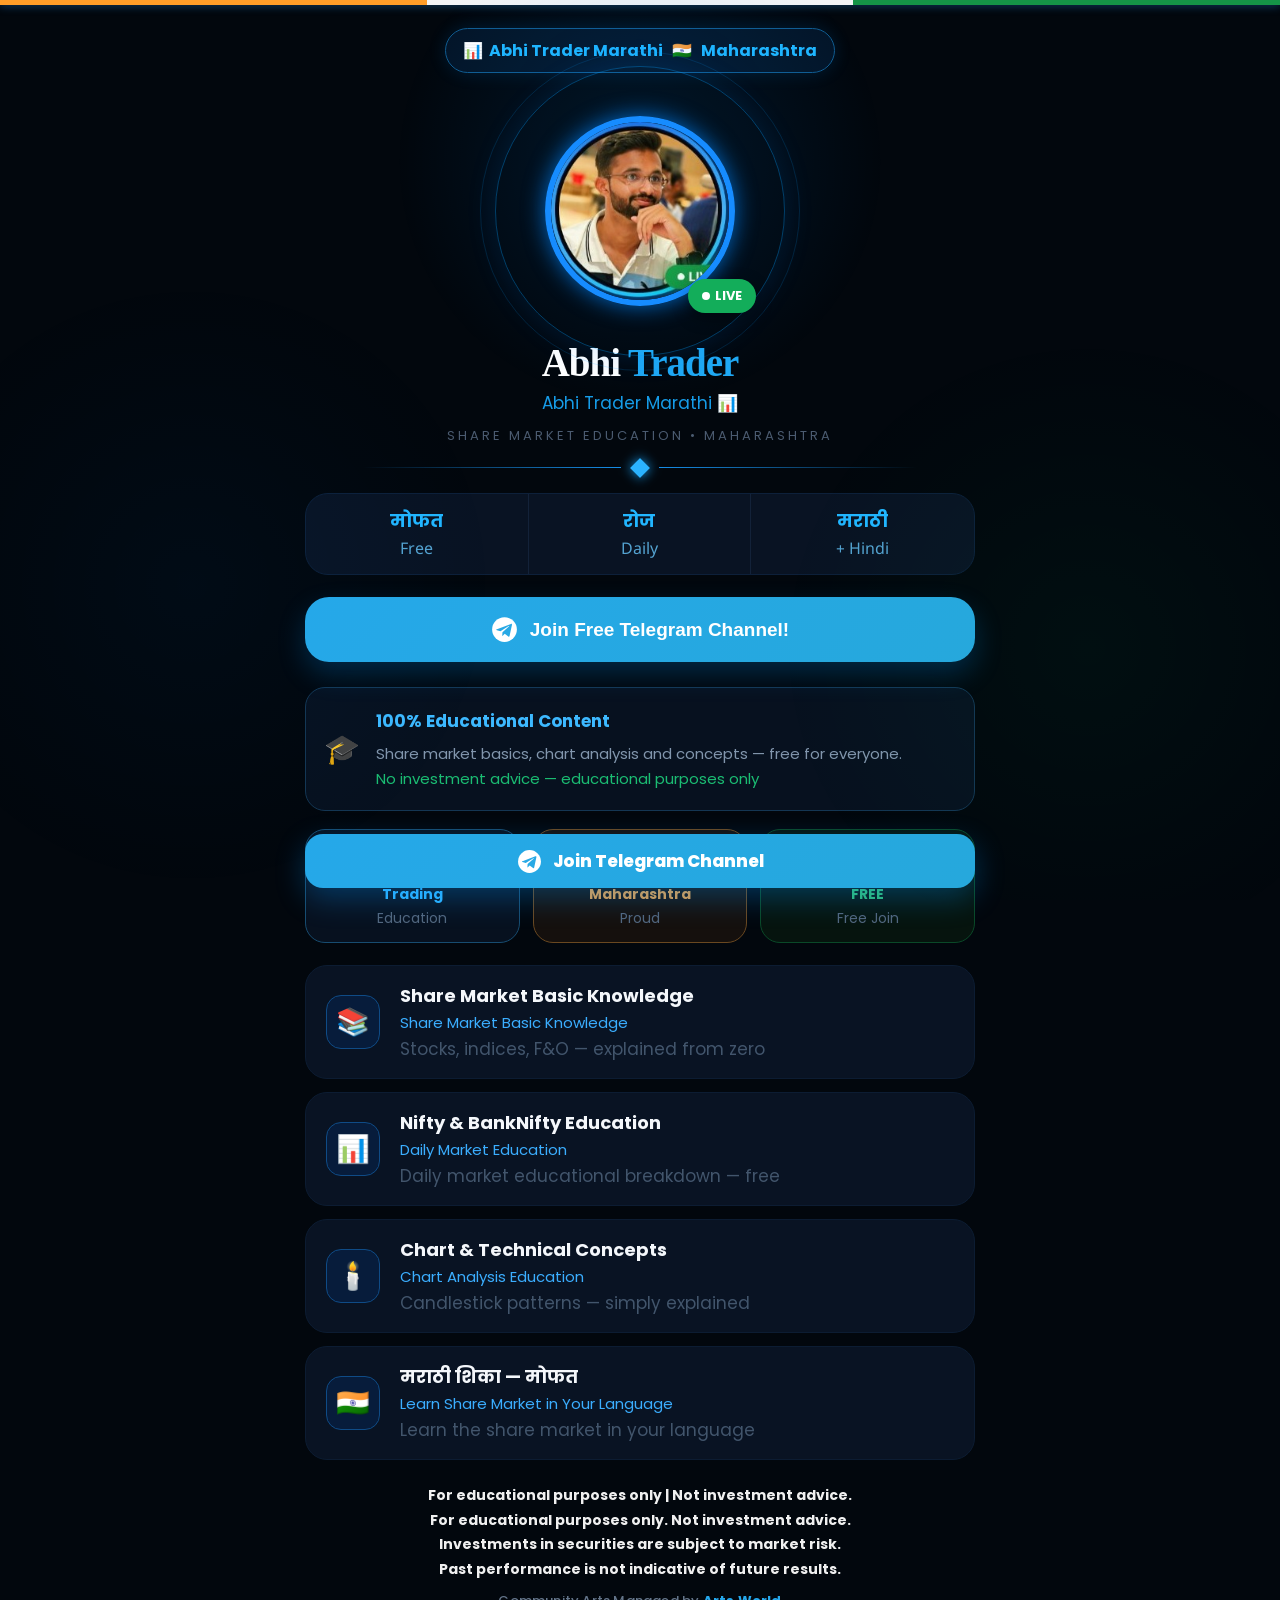
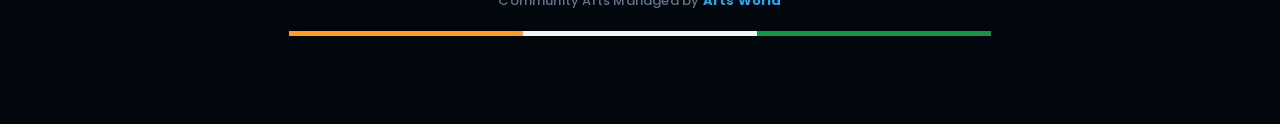
<file: abhi_trader_marathi_centered.html>
<!DOCTYPE html>
<html lang="mr">
<head>
<meta charset="UTF-8">
<meta name="viewport" content="width=device-width, initial-scale=1.0">
<title>Abhi Trader Marathi</title>

<!-- =========================================================
     EASY SETTINGS — CHANGE ONLY THESE VALUES
     ========================================================= -->
<script>
const CONFIG = {
  // Paste your Meta Pixel ID between the quotes.
  // No custom events are added in this file.
  META_PIXEL_ID: "",

  // Telegram button destination
  TELEGRAM_LINK: "https://t.me/",

  // Arts World clickable contact link
  ARTS_WORLD_LINK: "https://t.me/",
  BOTTOM_TELEGRAM_LINK: "https://t.me/",

  // Profile image:
  // You can paste a direct image URL here.
  // Or leave it as the included default image.
  PROFILE_IMAGE: "[data-uri]",

  // Main page text
  NAME_EN: "Abhi Trader",
  NAME_MR: "Abhi Trader Marathi 📊",
  LOCATION: "SHARE MARKET EDUCATION • MAHARASHTRA"
};
</script>

<!-- Meta Pixel BASE ONLY: no custom events and no PageView call.
     Add your ID above. Events can be configured separately in Meta Events Manager. -->
<script>
!function(f,b,e,v,n,t,s)
{if(f.fbq)return;n=f.fbq=function(){n.callMethod?
n.callMethod.apply(n,arguments):n.queue.push(arguments)};
if(!f._fbq)f._fbq=n;n.push=n;n.loaded=!0;n.version='2.0';
n.queue=[];t=b.createElement(e);t.async=!0;
t.src=v;s=b.getElementsByTagName(e)[0];
s.parentNode.insertBefore(t,s)}(window, document,'script',
'https://connect.facebook.net/en_US/fbevents.js');
if (CONFIG.META_PIXEL_ID.trim()) {
  fbq('init', CONFIG.META_PIXEL_ID.trim());
}
</script>

<style>
@import url('https://fonts.googleapis.com/css2?family=Noto+Sans+Devanagari:wght@400;500;600;700;800&family=Poppins:wght@400;500;600;700;800&display=swap');

:root{
  --font-main:'Poppins','Noto Sans Devanagari',Arial,sans-serif;
  --font-dev:'Noto Sans Devanagari','Poppins',Arial,sans-serif;
}
*{box-sizing:border-box}
html,body{margin:0;padding:0;background:#02070d;color:#f4f7fb;font-family:var(--font-main)}
body{min-height:100vh;overflow-x:hidden}
body:before{content:"";position:fixed;inset:0;pointer-events:none;background:
radial-gradient(circle at 50% 18%,rgba(0,139,255,.13),transparent 25%),
radial-gradient(circle at 15% 65%,rgba(0,140,255,.04),transparent 25%),
radial-gradient(circle at 85% 72%,rgba(0,255,145,.035),transparent 25%)}
.topline{height:5px;background:linear-gradient(90deg,#ff9d28 0 33.33%,#f3f4f6 33.33% 66.66%,#159447 66.66% 100%);box-shadow:0 0 10px rgba(40,160,255,.5)}
.wrap{width:min(100%,700px);margin:0 auto;padding:18px 15px 88px}
.hero{text-align:center;padding-top:5px}
.badge{display:inline-flex;align-items:center;gap:9px;padding:9px 17px;border:1px solid #115c91;border-radius:30px;background:rgba(6,30,55,.65);box-shadow:0 0 18px rgba(0,148,255,.15);color:#20b7ff;font-size:16px;font-weight:700}
.profile-wrap{position:relative;width:240px;height:240px;margin:18px auto 7px;display:grid;place-items:center}
.profile-wrap:before,.profile-wrap:after{content:"";position:absolute;border-radius:50%;border:1px solid rgba(0,159,255,.35)}
.profile-wrap:before{inset:-25px;box-shadow:0 0 30px rgba(0,122,255,.13)}
.profile-wrap:after{inset:-40px;border-color:rgba(0,153,255,.16)}
.profile{width:190px;height:190px;border-radius:50%;object-fit:cover;object-position:center;border:6px solid #168cff;box-shadow:0 0 22px rgba(0,135,255,.72),inset 0 0 15px rgba(0,135,255,.4);position:relative;z-index:2}
.live{position:absolute;right:4px;bottom:18px;z-index:4;background:#13ad5a;color:white;padding:7px 14px;border-radius:22px;font-weight:700;font-size:13px;box-shadow:0 5px 16px rgba(0,0,0,.35)}
.live-dot{display:inline-block;width:8px;height:8px;background:white;border-radius:50%;margin-right:5px}
h1{font-family:Georgia,"Times New Roman",serif;font-size:39px;line-height:1.05;margin:12px 0 6px;color:#fff;letter-spacing:-1px}
h1 span{color:#20a9f4}
.subtitle{color:#169ce8;font-size:17px;margin-bottom:10px}
.location{letter-spacing:3px;color:#4b5b70;font-size:13px;margin-bottom:15px}
.divider{display:flex;align-items:center;gap:12px;justify-content:center;margin:0 58px 18px}
.divider i{height:1px;background:linear-gradient(90deg,transparent,#168ee8);flex:1}
.diamond{width:14px;height:14px;background:#2bb3ff;transform:rotate(45deg);box-shadow:0 0 12px #159ff4}
.stats{display:grid;grid-template-columns:repeat(3,1fr);background:#091323;border:1px solid #0d203a;border-radius:23px;overflow:hidden;margin-bottom:22px}
.stat{padding:13px 7px;text-align:center;border-right:1px solid #132239}
.stat:last-child{border-right:0}
.stat strong{display:block;color:#22b6ff;font-size:18px;margin-bottom:2px}
.stat small{font-family:var(--font-dev);color:#54a3d1;font-size:16px}
.join{display:flex;align-items:center;justify-content:center;gap:12px;width:100%;border:0;border-radius:24px;background:linear-gradient(135deg,#25a8e9,#26a8dc);color:#fff;padding:19px 16px;font-size:19px;font-weight:800;cursor:pointer;box-shadow:0 12px 28px rgba(0,150,255,.23);transition:.18s transform,.18s box-shadow;margin-bottom:25px}
.join:hover{transform:translateY(-2px);box-shadow:0 16px 34px rgba(0,150,255,.32)}
.join:active{transform:scale(.99)}
.tg-icon{width:27px;height:27px;flex:0 0 27px}
.edu{border:1px solid #143653;border-radius:20px;padding:20px 18px;margin-bottom:18px;background:#07111f;display:flex;align-items:center;gap:16px}
.edu-icon{font-size:29px}
.edu h2{font-size:17px;color:#3db9ff;margin:0 0 8px}
.edu p{font-size:15px;color:#8296ad;line-height:1.55;margin:0}
.edu .green{color:#1bbd73;margin-top:2px}
.cards{display:grid;grid-template-columns:repeat(3,1fr);gap:13px;margin-bottom:22px}
.card{min-height:105px;border:1px solid #174c70;border-radius:20px;background:#07111f;text-align:center;padding:13px 6px;display:flex;flex-direction:column;justify-content:center}
.card:nth-child(2){border-color:#6a4820;background:#15100d}
.card:nth-child(3){border-color:#0a4928;background:#06140e}
.card .emoji{font-size:25px}
.card b{color:#2eb3ff;font-size:14px;margin:3px 0}
.card:nth-child(2) b{color:#e39c4a}
.card:nth-child(3) b{color:#31bb73}
.card span{color:#53677e;font-size:14px}
.info{display:flex;align-items:center;gap:20px;background:#091323;border:1px solid #0c1c32;border-radius:22px;padding:16px 20px;margin-bottom:13px}
.info-icon{width:54px;height:54px;border-radius:15px;display:grid;place-items:center;background:#071c3b;border:1px solid #0f4b86;font-size:27px;flex:0 0 54px}
.info h3{font-size:18px;margin:0 0 2px}
.info .mr{color:#3baeff;font-size:15px;margin-bottom:2px}
.info p{margin:0;color:#42556c;font-size:17px}
.footer{text-align:center;font-weight:700;line-height:1.75;color:#f0f0f0;font-size:14px;margin:23px 0 10px}
.bottomline{height:5px;background:linear-gradient(90deg,#ff9d28 0 33.33%,#f3f4f6 33.33% 66.66%,#159447 66.66% 100%);margin:0 -16px}
.modal{position:fixed;inset:0;background:rgba(0,0,0,.78);display:none;align-items:flex-end;justify-content:center;z-index:100;padding:0}
.modal.show{display:flex}
.sheet{width:min(100%,700px);background:#07111f;border:1px solid #188fdc;border-bottom:0;border-radius:36px 36px 0 0;padding:45px 25px 55px;text-align:center;box-shadow:0 -10px 45px rgba(0,129,255,.12)}
.handle{width:62px;height:5px;background:#15314c;border-radius:20px;margin:-20px auto 34px}
.sheet .small-profile{width:120px;height:120px;border-radius:50%;object-fit:cover;border:5px solid #1598f2;box-shadow:0 0 24px rgba(0,143,255,.45)}
.sheet h2{font-family:Georgia,serif;font-size:38px;margin:22px 0 5px}
.sheet h2 span{color:#20a9f4}
.sheet .sheet-sub{color:#25aef5;font-size:18px;margin-bottom:24px}
.warning{background:#0d1722;border-radius:15px;padding:14px;color:#465b70;line-height:1.45;margin:0 18px 28px}
.sheet .join{margin-bottom:22px}
.cancel{color:#51647a;font-size:18px;cursor:pointer}


/* Animated rings around the profile */
.profile-wrap::before {
  animation: ringRotate 8s linear infinite, ringPulse 2.8s ease-in-out infinite;
  border-width: 1px;
}
.profile-wrap::after {
  animation: ringRotateReverse 11s linear infinite, ringPulseOuter 3.6s ease-in-out infinite;
  border-width: 1px;
}
@keyframes ringRotate {
  from { transform: rotate(0deg) scale(1); }
  to { transform: rotate(360deg) scale(1.04); }
}
@keyframes ringRotateReverse {
  from { transform: rotate(360deg) scale(1); }
  to { transform: rotate(0deg) scale(1.07); }
}
@keyframes ringPulse {
  0%,100% { opacity:.42; box-shadow:0 0 0 rgba(0,145,255,0); }
  50% { opacity:.9; box-shadow:0 0 22px rgba(0,145,255,.25); }
}
@keyframes ringPulseOuter {
  0%,100% { opacity:.18; }
  50% { opacity:.55; }
}
@media (prefers-reduced-motion: reduce) {
  .profile-wrap::before, .profile-wrap::after { animation:none; }
}


.managed-by {
  text-align:center;
  color:#64758a;
  font-size:13px;
  font-weight:500;
  margin:8px 0 20px;
  letter-spacing:.2px;
}
.managed-by a {
  color:#25a9ee;
  text-decoration:none;
  font-weight:700;
  transition:all .2s ease;
}
.managed-by a:hover {
  color:#61c7ff;
  text-shadow:0 0 12px rgba(37,169,238,.55);
}


.fixed-telegram{position:fixed;left:0;right:0;bottom:12px;margin:0 auto;transform:none;z-index:90;width:calc(100% - 24px);max-width:670px;display:flex;align-items:center;justify-content:center;gap:10px;padding:14px 16px;border-radius:18px;background:linear-gradient(135deg,#25a8e9,#26a8dc);color:#fff;text-decoration:none;font-size:17px;font-weight:800;box-shadow:0 10px 30px rgba(0,150,255,.30);animation:telegramPop 2.2s ease-in-out infinite,telegramGlow 2.2s ease-in-out infinite}
.fixed-telegram .tg-icon{width:25px;height:25px}

/* ===== Requested animations ===== */
@keyframes telegramPop {
  0%, 100% { transform:scale(1); }
  50% { transform:scale(1.035); }
}
@keyframes telegramGlow {
  0%, 100% { box-shadow:0 12px 28px rgba(0,150,255,.23); }
  50% { box-shadow:0 14px 38px rgba(0,170,255,.42), 0 0 0 7px rgba(38,168,220,.07); }
}
.join {
  animation:telegramPop 2.2s ease-in-out infinite, telegramGlow 2.2s ease-in-out infinite;
  will-change:transform,box-shadow;
}
.join .tg-icon {
  animation:telegramIconPop 2.2s ease-in-out infinite;
}
@keyframes telegramIconPop {
  0%,100% { transform:scale(1) rotate(0deg); }
  50% { transform:scale(1.10) rotate(-4deg); }
}
@keyframes footerWiggle {
  0%,100% { transform:translateX(0) rotate(0deg); }
  25% { transform:translateX(-2px) rotate(-.25deg); }
  50% { transform:translateX(2px) rotate(.25deg); }
  75% { transform:translateX(-1px) rotate(-.15deg); }
}
.footer {
  animation:footerWiggle 3.2s ease-in-out infinite;
  transform-origin:center;
  will-change:transform;
}
@media (prefers-reduced-motion: reduce) {
  .join, .join .tg-icon, .footer { animation:none; }
}

@media(max-width:520px){
.wrap{padding-left:15px;padding-right:15px}
.profile-wrap{width:225px;height:225px}
.profile{width:200px;height:200px}
h1{font-size:44px}
.location{font-size:15px;letter-spacing:2.2px}
.divider{margin-left:60px;margin-right:60px}
.join{font-size:22px;padding:22px 12px}
.info{padding:19px 18px;gap:16px}
.info-icon{width:60px;height:60px;flex-basis:60px}
.info h3{font-size:20px}
}
</style>
</head>
<body>
<div class="topline"></div>

<main class="wrap">
  <section class="hero">
    <div class="badge">📊 &nbsp;Abhi Trader Marathi&nbsp;&nbsp; 🇮🇳 &nbsp; Maharashtra</div>

    <div class="profile-wrap">
      <img id="profile" class="profile" alt="Profile photo">
      <div class="live"><span class="live-dot"></span>LIVE</div>
    </div>

    <h1 id="nameEn">Abhi <span>Trader</span></h1>
    <div id="nameMr" class="subtitle">Abhi Trader Marathi 📊</div>
    <div class="location">SHARE MARKET EDUCATION • MAHARASHTRA</div>

    <div class="divider"><i></i><div class="diamond"></div><i style="background:linear-gradient(90deg,#168ee8,transparent)"></i></div>
  </section>

  <div class="stats">
    <div class="stat"><strong>मोफत</strong><small>Free</small></div>
    <div class="stat"><strong>रोज</strong><small>Daily</small></div>
    <div class="stat"><strong>मराठी</strong><small>+ Hindi</small></div>
  </div>

  <button class="join" id="mainJoin">
    <svg class="tg-icon" viewBox="0 0 24 24" aria-hidden="true">
      <circle cx="12" cy="12" r="11" fill="#fff"/>
      <path d="M5.3 11.8 17.7 7c.6-.2 1.1.15.9.9l-2.1 9.8c-.15.7-.55.85-1.1.5l-3.2-2.35-1.55 1.5c-.18.18-.33.33-.68.33l.23-3.25 5.92-5.35c.26-.23-.06-.36-.4-.13l-7.32 4.6-3.15-.98c-.69-.22-.7-.69.15-1.03Z" fill="#28a9e5"/>
    </svg>
    Join Free Telegram Channel!
  </button>

  <section class="edu">
    <div class="edu-icon">🎓</div>
    <div>
      <h2>100% Educational Content</h2>
      <p>Share market basics, chart analysis and concepts — free for everyone.</p>
      <p class="green">No investment advice — educational purposes only</p>
    </div>
  </section>

  <section class="cards">
    <div class="card"><div class="emoji">📊</div><b>Trading</b><span>Education</span></div>
    <div class="card"><div class="emoji">🚩</div><b>Maharashtra</b><span>Proud</span></div>
    <div class="card"><div class="emoji">🆓</div><b>FREE</b><span>Free Join</span></div>
  </section>

  <section class="info">
    <div class="info-icon">📚</div>
    <div><h3>Share Market Basic Knowledge</h3><div class="mr">Share Market Basic Knowledge</div><p>Stocks, indices, F&amp;O — explained from zero</p></div>
  </section>

  <section class="info">
    <div class="info-icon">📊</div>
    <div><h3>Nifty &amp; BankNifty Education</h3><div class="mr">Daily Market Education</div><p>Daily market educational breakdown — free</p></div>
  </section>

  <section class="info">
    <div class="info-icon">🕯️</div>
    <div><h3>Chart &amp; Technical Concepts</h3><div class="mr">Chart Analysis Education</div><p>Candlestick patterns — simply explained</p></div>
  </section>

  <section class="info">
    <div class="info-icon">🇮🇳</div>
    <div><h3>मराठी शिका — मोफत</h3><div class="mr">Learn Share Market in Your Language</div><p>Learn the share market in your language</p></div>
  </section>

  <div class="footer">
    For educational purposes only | Not investment advice.<br>
    For educational purposes only. Not investment advice.<br>
    Investments in securities are subject to market risk.<br>
    Past performance is not indicative of future results.
  </div>


  <div class="managed-by">
    Community Arts Managed by
    <a id="artsWorldLink" href="https://t.me/" target="_blank" rel="noopener noreferrer">Arts World</a>
  </div>

<a class="fixed-telegram" id="fixedTelegram" href="https://t.me/" target="_blank" rel="noopener noreferrer">
  <svg class="tg-icon" viewBox="0 0 24 24" aria-hidden="true">
    <circle cx="12" cy="12" r="11" fill="#fff"/>
    <path d="M5.3 11.8 17.7 7c.6-.2 1.1.15.9.9l-2.1 9.8c-.15.7-.55.85-1.1.5l-3.2-2.35-1.55 1.5c-.18.18-.33.33-.68.33l.23-3.25 5.92-5.35c.26-.23-.06-.36-.4-.13l-7.32 4.6-3.15-.98c-.69-.22-.7-.69.15-1.03Z" fill="#28a9e5"/>
  </svg>
  Join Telegram Channel
</a>

  <div class="bottomline"></div>
</main>

<script>
(function(){
  document.getElementById("profile").src = CONFIG.PROFILE_IMAGE;
  document.getElementById("artsWorldLink").href = CONFIG.ARTS_WORLD_LINK;
  document.getElementById("mainJoin").onclick = function(){
    window.location.href = CONFIG.TELEGRAM_LINK;
  };
  document.getElementById("fixedTelegram").href = CONFIG.BOTTOM_TELEGRAM_LINK;
})();
</script>
</body>
</html>
</file>
